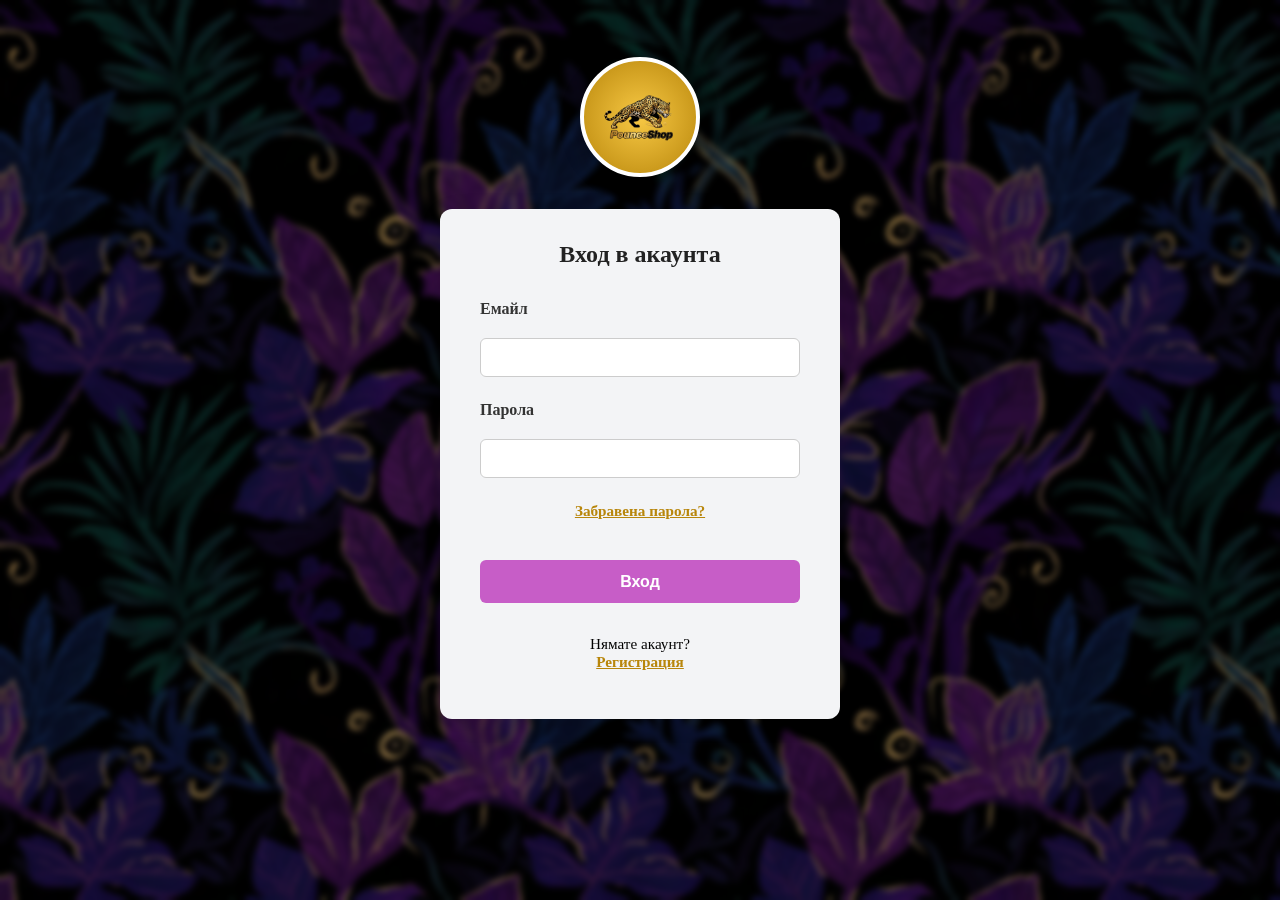
<file: login.html>
<!DOCTYPE html>
<html lang="en">
<head>
  <meta charset="UTF-8" />
  <meta name="viewport" content="width=device-width, initial-scale=1.0"/>
  <title>Login - PounceShop</title>
  <link rel="stylesheet" href="styles/style.css" />
  <link rel="stylesheet" href="styles/register.css" />
  <link href="https://fonts.googleapis.com/css2?family=Poppins:wght@400;600&display=swap" rel="stylesheet">
</head>
<body>
  <main>
    <section class="register-form">
      <a href="index.html" class="logo-badge">
        <div class="circle">
          <img src="images/Gemini_Generated_Image_6iwpum6iwpum6iwp.png" alt="Chamillion Logo" class="logo" />
        </div>
      </a>
      <form action="" class="register">
        <h2>Вход в акаунта</h2>
        <label for="email">Емайл</label>
        <input type="email" id="email" name="email" required>

        <label for="password">Парола</label>
        <input type="password" id="password" name="password" required>

        <a href="#">Забравена парола?</a>

        <button type="submit">Вход</button>
        <div class = "register-link">
          Нямате акаунт?
          <a href="register-profile.html">Регистрация</a>
        </div>
      </form>
    </section>
  </main>
  
</body>
<script src="script.js"></script>

</html>
</file>
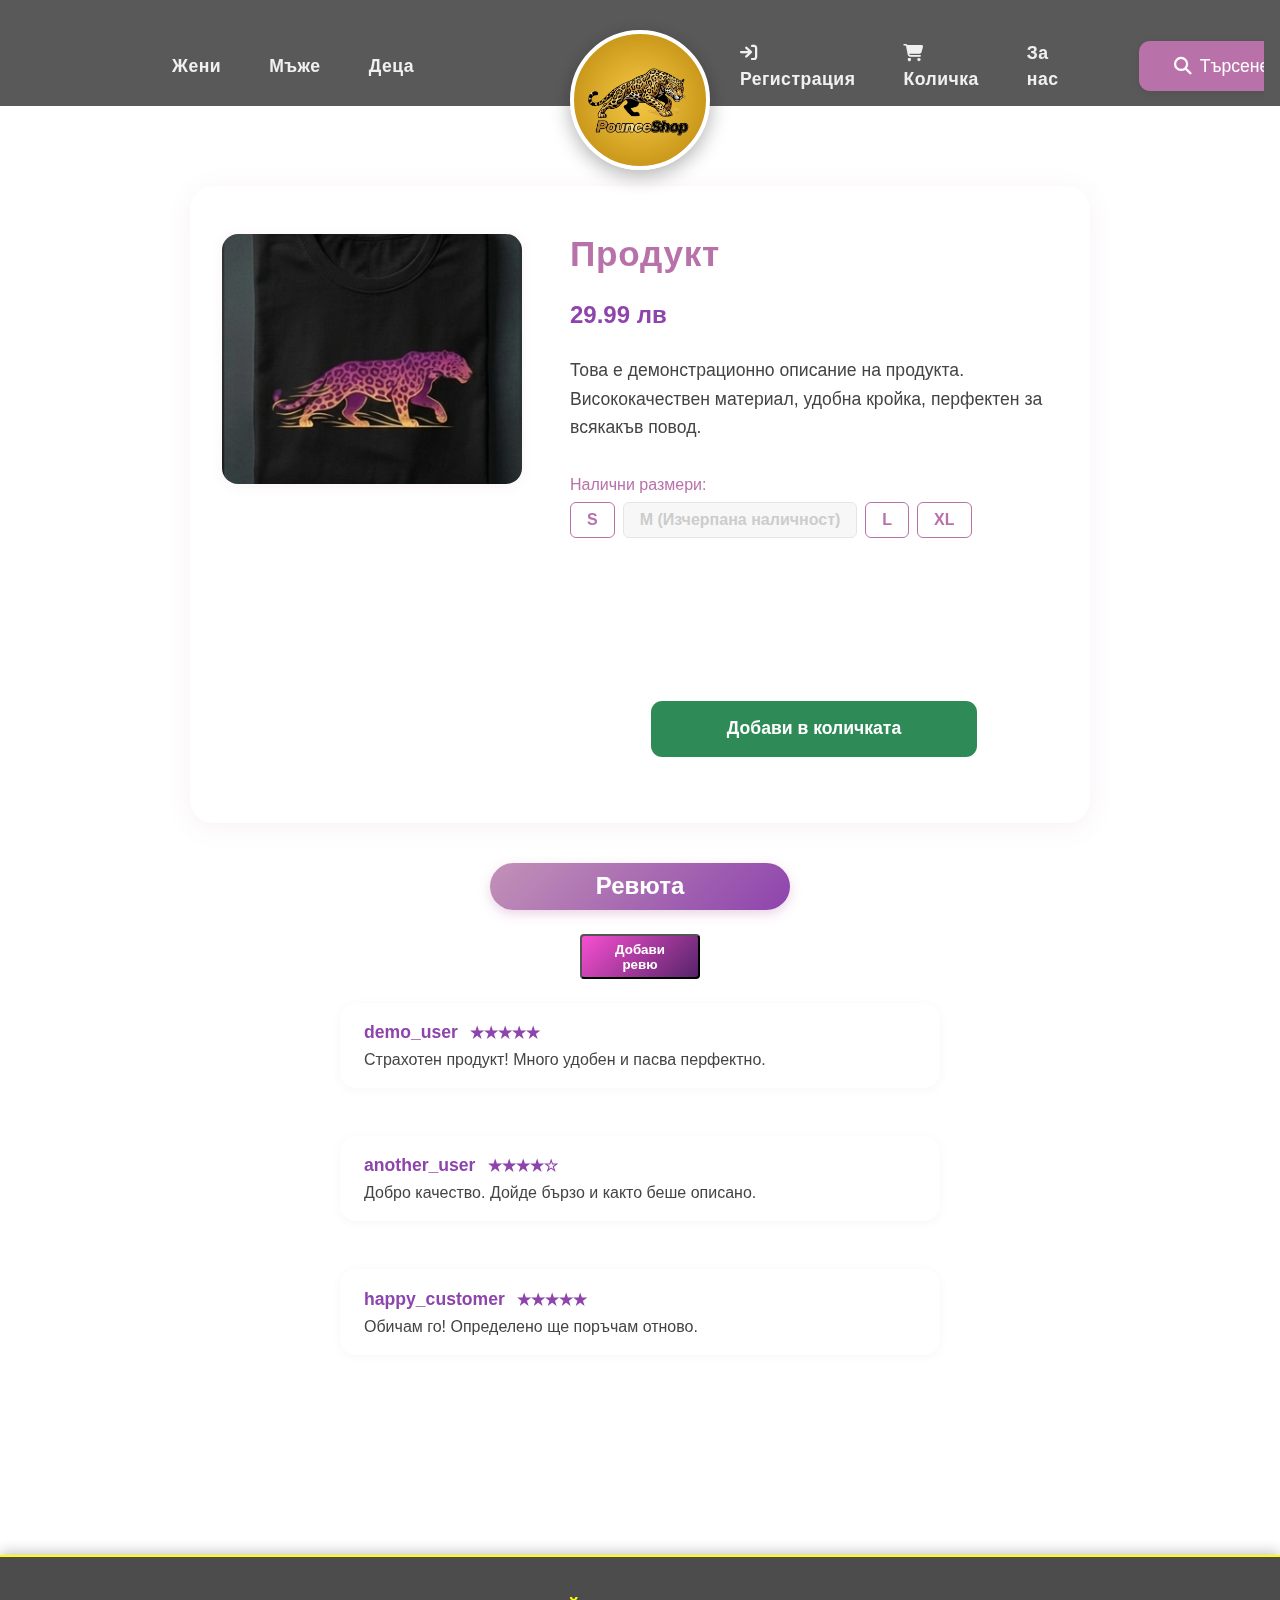
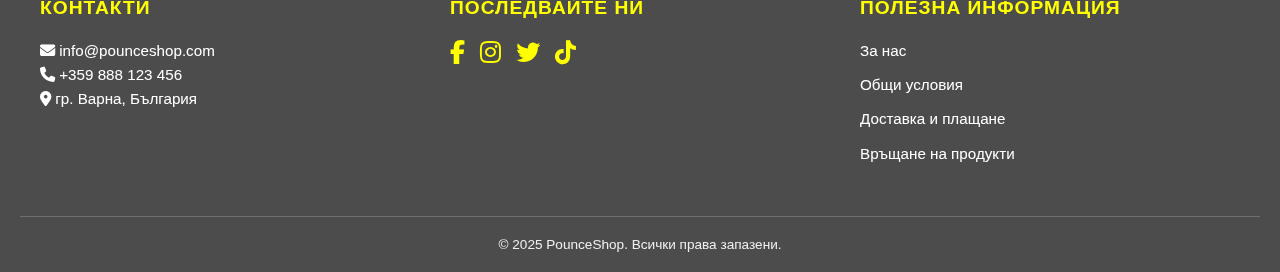
<file: product-details1.html>
<!doctype html>
<html lang="en">

<head>
  <meta charset="utf-8" />
  <meta name="viewport" content="width=device-width,initial-scale=1" />
  <title>Product Details - PounceShop</title>
  <link rel="stylesheet" href="https://cdnjs.cloudflare.com/ajax/libs/font-awesome/6.4.2/css/all.min.css">
  <link rel="stylesheet" href="styles/style.css" />
  <link rel="stylesheet" href="styles/product_details.css" />
  <link href="https://fonts.googleapis.com/css2?family=Poppins:wght@400;600&display=swap" rel="stylesheet">
</head>

<body class="no-scroll home-page">

  <div id="background-animation"></div>

  <header class="fade-in">
    <nav class="navbar">
      <ul class="nav-left">
        <li><a href="#">Жени</a></li>
        <li><a href="#">Мъже</a></li>
        <li><a href="#">Деца</a></li>
      </ul>

      <a href="index.html" class="logo-badge">
        <div class="circle">
          <img src="images/Gemini_Generated_Image_6iwpum6iwpum6iwp.png" alt="Chamillion Logo" class="logo" />
        </div>
      </a>

      <ul class="nav-right">
        <li><a href="login.html"><i class="fas fa-user"></i> Логин</a></li>
        <li><a href="register-profile.html"><i class="fa-solid fa-arrow-right-to-bracket"></i> Регистрация</a></li>
        <li><a href="cart.html"><i class="fas fa-shopping-cart"></i> Количка</a></li>
        <li><a href="about_us.html">За нас</a></li>

        <button class="open-search-btn" onclick="toggleSearchBar()">
          <i class="fas fa-search"></i> Търсене
        </button>

        <form id="searchForm" class="search-bar-container" onsubmit="handleSearch(event)">
          <input type="text" placeholder="Търсене..." name="query">
          <button type="submit" class="search-btn">Търсене</button>
          <button type="button" class="close-btn" onclick="toggleSearchBar()">×</button>
        </form>
      </ul>
    </nav>
  </header>

  <main class="fade-in">
    <section class="product-details">
      <div class="product-image">
        <img src="images/tshirt.png" alt="Product Name" />
      </div>

      <div class="product-info">
        <h1>Продукт</h1>
        <p class="product-price">29.99 лв</p>
        <p class="product-description">
          Това е демонстрационно описание на продукта. Висококачествен материал, удобна кройка, перфектен за всякакъв
          повод.
        </p>

        <div class="size-selector">
          <p>Налични размери:</p>
          <div class="sizes">
            <button class="size-btn">S</button>
            <button class="size-btn" disabled>M (Изчерпана наличност)</button>
            <button class="size-btn">L</button>
            <button class="size-btn">XL</button>
          </div>
        </div>

        <label for="quantity">Количество:</label>
        <input type="number" id="quantity" class="quantity" name="quantity" min="1" max="10" value="1">

        <button class="add-to-cart">Добави в количката</button>
      </div>
    </section>

    <section class="reviews-section">
      <h2 class="review-h2">Ревюта</h2>
      <button class="add-review-btn">Добави ревю</button>
      <div class="review">
        <strong>demo_user</strong>
        <span>★★★★★</span>
        <p class="review-p">Страхотен продукт! Много удобен и пасва перфектно.</p>
      </div>

      <div class="review">
        <strong>another_user</strong>
        <span>★★★★☆</span>
        <p class="review-p">Добро качество. Дойде бързо и както беше описано.</p>
      </div>

      <div class="review">
        <strong>happy_customer</strong>
        <span>★★★★★</span>
        <p class="review-p">Обичам го! Определено ще поръчам отново.</p>
      </div>
    </section>
  </main>

  <footer class="fade-in">
    <div class="footer-container">
      <div class="footer-section">
        <h3>Контакти</h3>
        <p><i class="fas fa-envelope"></i> info@pounceshop.com</p>
        <p><i class="fas fa-phone"></i> +359 888 123 456</p>
        <p><i class="fas fa-map-marker-alt"></i> гр. Варна, България</p>
      </div>

      <div class="footer-section">
        <h3>Последвайте ни</h3>
        <div class="social-links">
          <a href="https://facebook.com/" target="_blank" aria-label="Facebook"><i class="fab fa-facebook-f"></i></a>
          <a href="https://instagram.com/" target="_blank" aria-label="Instagram"><i class="fab fa-instagram"></i></a>
          <a href="https://twitter.com/" target="_blank" aria-label="Twitter"><i class="fab fa-twitter"></i></a>
          <a href="https://tiktok.com/" target="_blank" aria-label="TikTok"><i class="fab fa-tiktok"></i></a>
        </div>
      </div>

      <div class="footer-section">
        <h3>Полезна информация</h3>
        <ul class="footer-links">
          <li><a href="about_us.html">За нас</a></li>
          <li><a href="#">Общи условия</a></li>
          <li><a href="#">Доставка и плащане</a></li>
          <li><a href="#">Връщане на продукти</a></li>
        </ul>
      </div>
    </div>

    <div class="footer-bottom">
      <p>&copy; 2025 PounceShop. Всички права запазени.</p>
    </div>
  </footer>

  <script src="script.js"></script>
</body>

</html>
</file>
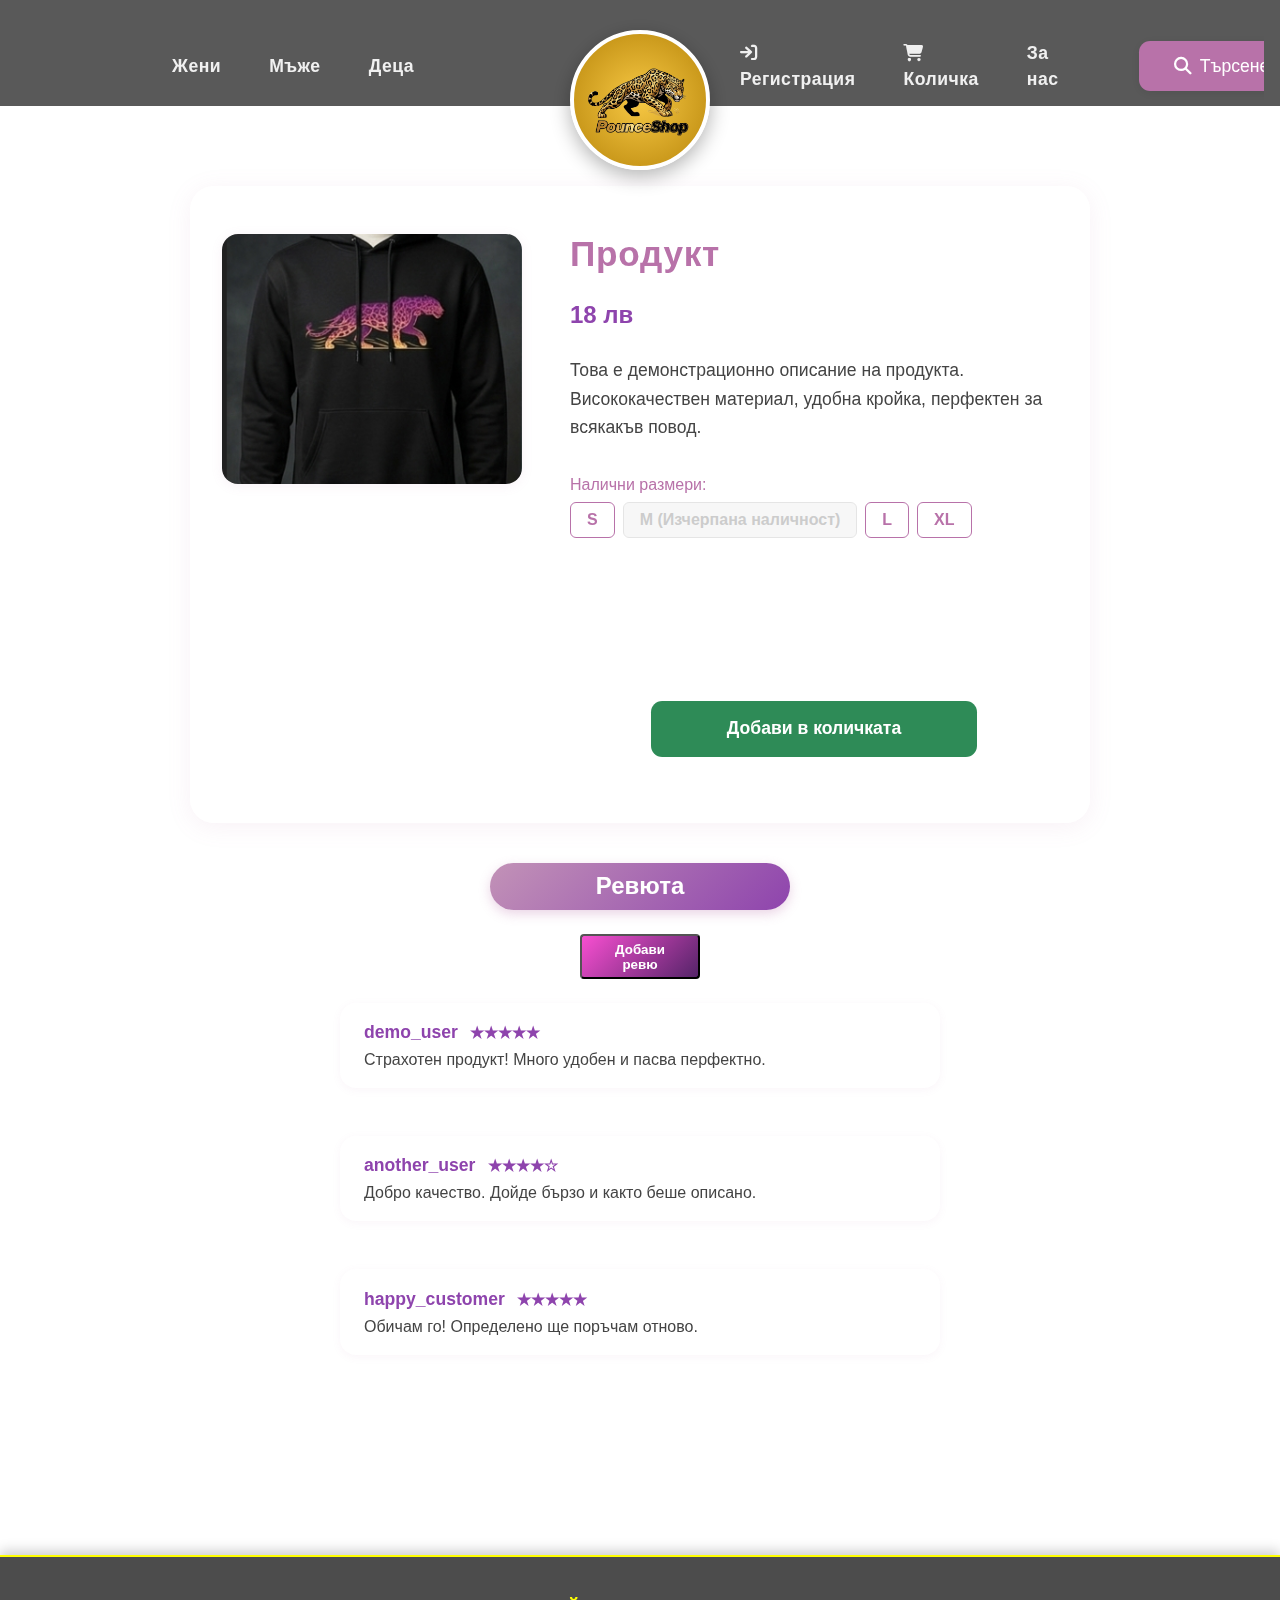
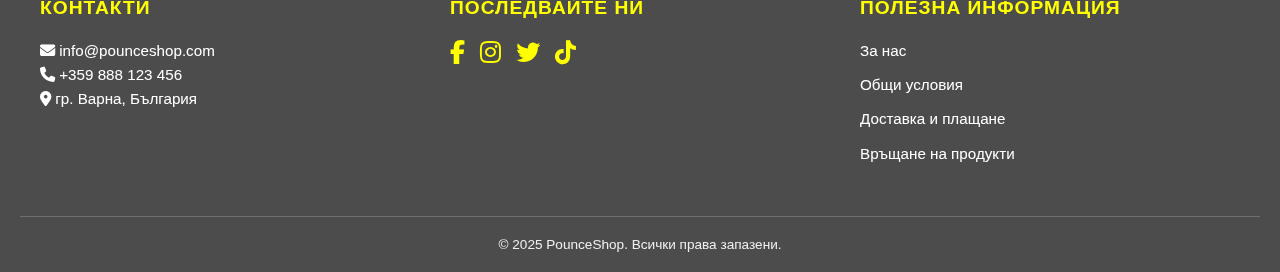
<file: product-details2.html>
<!doctype html>
<html lang="en">

<head>
  <meta charset="utf-8" />
  <meta name="viewport" content="width=device-width,initial-scale=1" />
  <title>Product Details - PounceShop</title>
  <link rel="stylesheet" href="https://cdnjs.cloudflare.com/ajax/libs/font-awesome/6.4.2/css/all.min.css">
  <link rel="stylesheet" href="styles/style.css" />
  <link rel="stylesheet" href="styles/product_details.css" />
  <link href="https://fonts.googleapis.com/css2?family=Poppins:wght@400;600&display=swap" rel="stylesheet">
</head>

<body class="no-scroll home-page">

  <div id="background-animation"></div>

  <header class="fade-in">
    <nav class="navbar">
      <ul class="nav-left">
        <li><a href="#">Жени</a></li>
        <li><a href="#">Мъже</a></li>
        <li><a href="#">Деца</a></li>
      </ul>

      <a href="index.html" class="logo-badge">
        <div class="circle">
          <img src="images/Gemini_Generated_Image_6iwpum6iwpum6iwp.png" alt="Chamillion Logo" class="logo" />
        </div>
      </a>

      <ul class="nav-right">
        <li><a href="login.html"><i class="fas fa-user"></i> Логин</a></li>
        <li><a href="register-profile.html"><i class="fa-solid fa-arrow-right-to-bracket"></i> Регистрация</a></li>
        <li><a href="cart.html"><i class="fas fa-shopping-cart"></i> Количка</a></li>
        <li><a href="about_us.html">За нас</a></li>

        <button class="open-search-btn" onclick="toggleSearchBar()">
          <i class="fas fa-search"></i> Търсене
        </button>

        <form id="searchForm" class="search-bar-container" onsubmit="handleSearch(event)">
          <input type="text" placeholder="Търсене..." name="query">
          <button type="submit" class="search-btn">Търсене</button>
          <button type="button" class="close-btn" onclick="toggleSearchBar()">×</button>
        </form>
      </ul>
    </nav>
  </header>

  <main class="fade-in">
    <section class="product-details">
      <div class="product-image">
        <img
          src="images/hoodie.png"
          alt="Product Name" />
      </div>

      <div class="product-info">
        <h1>Продукт</h1>
        <p class="product-price">18 лв</p>
        <p class="product-description">
          Това е демонстрационно описание на продукта. Висококачествен материал, удобна кройка, перфектен за всякакъв
          повод.
        </p>

        <div class="size-selector">
          <p>Налични размери:</p>
          <div class="sizes">
            <button class="size-btn">S</button>
            <button class="size-btn" disabled>M (Изчерпана наличност)</button>
            <button class="size-btn">L</button>
            <button class="size-btn">XL</button>
          </div>
        </div>

        <label for="quantity">Количество:</label>
        <input type="number" id="quantity" name="quantity" min="1" max="10" value="1">

        <button class="add-to-cart">Добави в количката</button>
      </div>
    </section>



    <section class="reviews-section">
      <h2 class="review-h2">Ревюта</h2>
      <button class="add-review-btn">Добави ревю</button>
      <div class="review">
        <strong>demo_user</strong>
        <span>★★★★★</span>
        <p class="review-p">Страхотен продукт! Много удобен и пасва перфектно.</p>
      </div>

      <div class="review">
        <strong>another_user</strong>
        <span>★★★★☆</span>
        <p class="review-p">Добро качество. Дойде бързо и както беше описано.</p>
      </div>

      <div class="review">
        <strong>happy_customer</strong>
        <span>★★★★★</span>
        <p class="review-p">Обичам го! Определено ще поръчам отново.</p>
      </div>
    </section>

  </main>

  <footer class="fade-in">
    <div class="footer-container">
      <div class="footer-section">
        <h3>Контакти</h3>
        <p><i class="fas fa-envelope"></i> info@pounceshop.com</p>
        <p><i class="fas fa-phone"></i> +359 888 123 456</p>
        <p><i class="fas fa-map-marker-alt"></i> гр. Варна, България</p>
      </div>

      <div class="footer-section">
        <h3>Последвайте ни</h3>
        <div class="social-links">
          <a href="https://facebook.com/" target="_blank" aria-label="Facebook"><i class="fab fa-facebook-f"></i></a>
          <a href="https://instagram.com/" target="_blank" aria-label="Instagram"><i class="fab fa-instagram"></i></a>
          <a href="https://twitter.com/" target="_blank" aria-label="Twitter"><i class="fab fa-twitter"></i></a>
          <a href="https://tiktok.com/" target="_blank" aria-label="TikTok"><i class="fab fa-tiktok"></i></a>
        </div>
      </div>

      <div class="footer-section">
        <h3>Полезна информация</h3>
        <ul class="footer-links">
          <li><a href="about_us.html">За нас</a></li>
          <li><a href="#">Общи условия</a></li>
          <li><a href="#">Доставка и плащане</a></li>
          <li><a href="#">Връщане на продукти</a></li>
        </ul>
      </div>
    </div>

    <div class="footer-bottom">
      <p>&copy; 2025 PounceShop. Всички права запазени.</p>
    </div>
  </footer>

  <script src="script.js"></script>
</body>

</html>
</file>
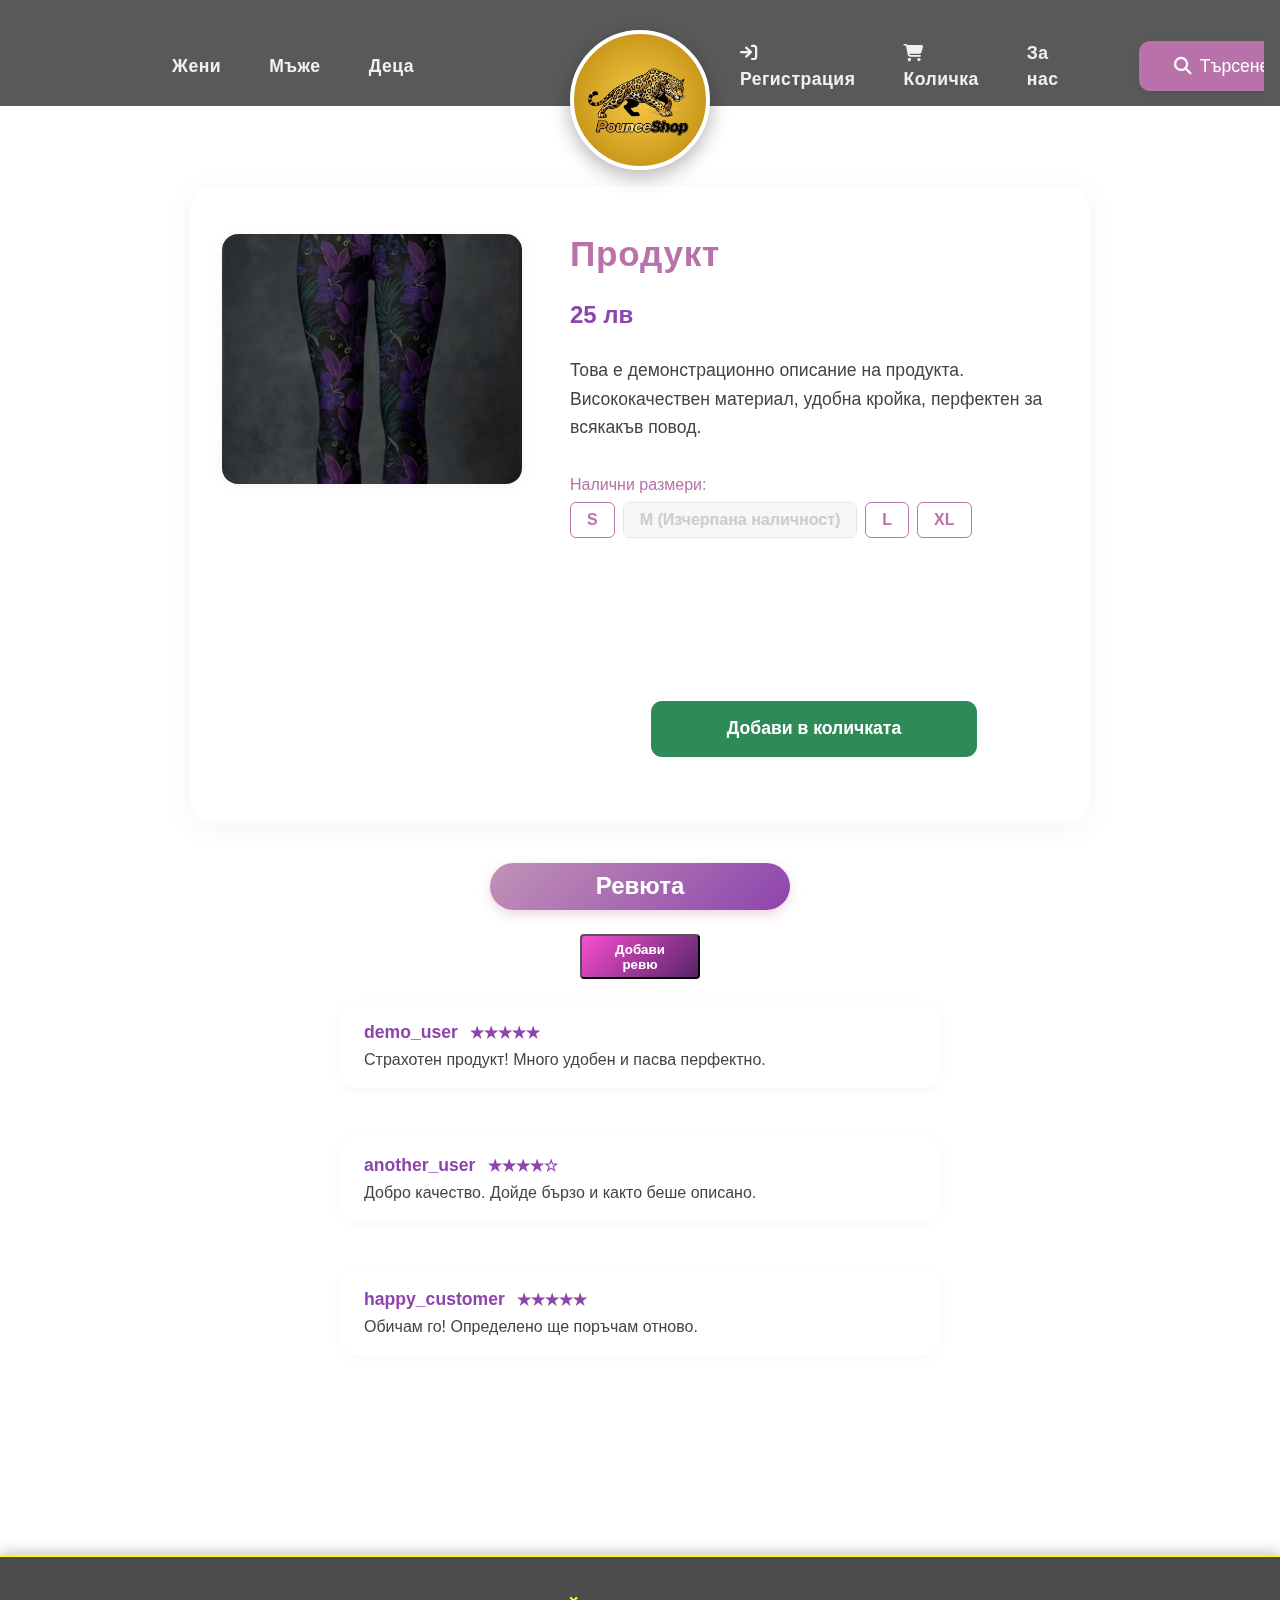
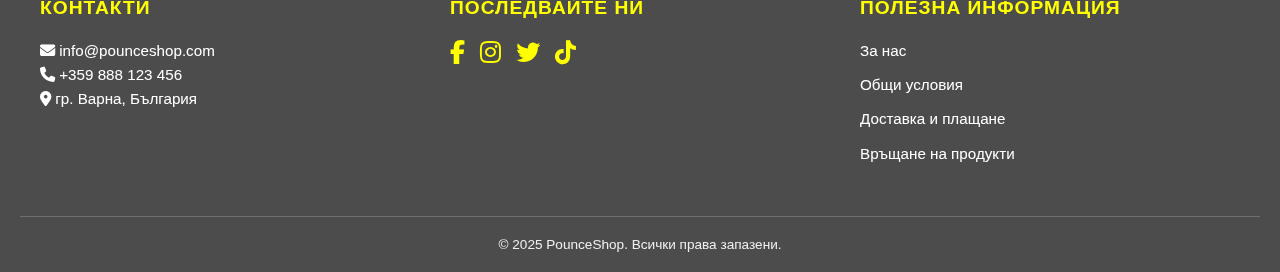
<file: product-details3.html>
<!doctype html>
<html lang="en">
<head>
  <meta charset="utf-8" />
  <meta name="viewport" content="width=device-width,initial-scale=1" />
  <title>Product Details - PounceShop</title>
  <link rel="stylesheet" href="https://cdnjs.cloudflare.com/ajax/libs/font-awesome/6.4.2/css/all.min.css">
  <link rel="stylesheet" href="styles/style.css" />
  <link rel="stylesheet" href="styles/product_details.css" />
  <link href="https://fonts.googleapis.com/css2?family=Poppins:wght@400;600&display=swap" rel="stylesheet">
</head>

<body class="no-scroll home-page">

  <div id="background-animation"></div>

  <header class="fade-in">
    <nav class="navbar">
      <ul class="nav-left">
        <li><a href="#">Жени</a></li>
        <li><a href="#">Мъже</a></li>
        <li><a href="#">Деца</a></li>
      </ul>

      <a href="index.html" class="logo-badge">
        <div class="circle">
          <img src="images/Gemini_Generated_Image_6iwpum6iwpum6iwp.png" alt="Chamillion Logo" class="logo" />
        </div>
      </a>

      <ul class="nav-right">
        <li><a href="login.html"><i class="fas fa-user"></i> Логин</a></li>
        <li><a href="register-profile.html"><i class="fa-solid fa-arrow-right-to-bracket"></i> Регистрация</a></li>
        <li><a href="cart.html"><i class="fas fa-shopping-cart"></i> Количка</a></li>
        <li><a href="about_us.html">За нас</a></li>

        <button class="open-search-btn" onclick="toggleSearchBar()">
          <i class="fas fa-search"></i> Търсене
        </button>

        <form id="searchForm" class="search-bar-container" onsubmit="handleSearch(event)">
          <input type="text" placeholder="Търсене..." name="query">
          <button type="submit" class="search-btn">Търсене</button>
          <button type="button" class="close-btn" onclick="toggleSearchBar()">×</button>
        </form>
      </ul>
    </nav>
  </header>

  <main class="fade-in">
    <section class="product-details">
      <div class="product-image">
        <img src="images/leggings.png" alt="Product Name"/>
      </div>

      <div class="product-info">
        <h1>Продукт</h1>
        <p class="product-price">25 лв</p>
        <p class="product-description">
          Това е демонстрационно описание на продукта. Висококачествен материал, удобна кройка, перфектен за всякакъв повод.
        </p>

        <div class="size-selector">
          <p>Налични размери:</p>
          <div class="sizes">
            <button class="size-btn">S</button>
            <button class="size-btn" disabled>M (Изчерпана наличност)</button>
            <button class="size-btn">L</button>
            <button class="size-btn">XL</button>
          </div>
        </div>

        <label for="quantity">Количество:</label>
        <input type="number" id="quantity" name="quantity" min="1" max="10" value="1">

        <button class="add-to-cart">Добави в количката</button>
      </div>
    </section>

    <section class="reviews-section">
      <h2 class="review-h2">Ревюта</h2>
      <button class="add-review-btn">Добави ревю</button>
      <div class="review">
        <strong>demo_user</strong>
        <span>★★★★★</span>
        <p class="review-p">Страхотен продукт! Много удобен и пасва перфектно.</p>
      </div>

      <div class="review">
        <strong>another_user</strong>
        <span>★★★★☆</span>
        <p class="review-p">Добро качество. Дойде бързо и както беше описано.</p>
      </div>

      <div class="review">
        <strong>happy_customer</strong>
        <span>★★★★★</span>
        <p class="review-p">Обичам го! Определено ще поръчам отново.</p>
      </div>
    </section>
  </main>

  <footer class="fade-in">
    <div class="footer-container">
      <div class="footer-section">
        <h3>Контакти</h3>
        <p><i class="fas fa-envelope"></i> info@pounceshop.com</p>
        <p><i class="fas fa-phone"></i> +359 888 123 456</p>
        <p><i class="fas fa-map-marker-alt"></i> гр. Варна, България</p>
      </div>

      <div class="footer-section">
        <h3>Последвайте ни</h3>
        <div class="social-links">
          <a href="https://facebook.com/" target="_blank" aria-label="Facebook"><i class="fab fa-facebook-f"></i></a>
          <a href="https://instagram.com/" target="_blank" aria-label="Instagram"><i class="fab fa-instagram"></i></a>
          <a href="https://twitter.com/" target="_blank" aria-label="Twitter"><i class="fab fa-twitter"></i></a>
          <a href="https://tiktok.com/" target="_blank" aria-label="TikTok"><i class="fab fa-tiktok"></i></a>
        </div>
      </div>

      <div class="footer-section">
        <h3>Полезна информация</h3>
        <ul class="footer-links">
          <li><a href="about_us.html">За нас</a></li>
          <li><a href="#">Общи условия</a></li>
          <li><a href="#">Доставка и плащане</a></li>
          <li><a href="#">Връщане на продукти</a></li>
        </ul>
      </div>
    </div>

    <div class="footer-bottom">
      <p>&copy; 2025 PounceShop. Всички права запазени.</p>
    </div>
  </footer>

  <script src="script.js"></script>
</body>
</html>
</file>
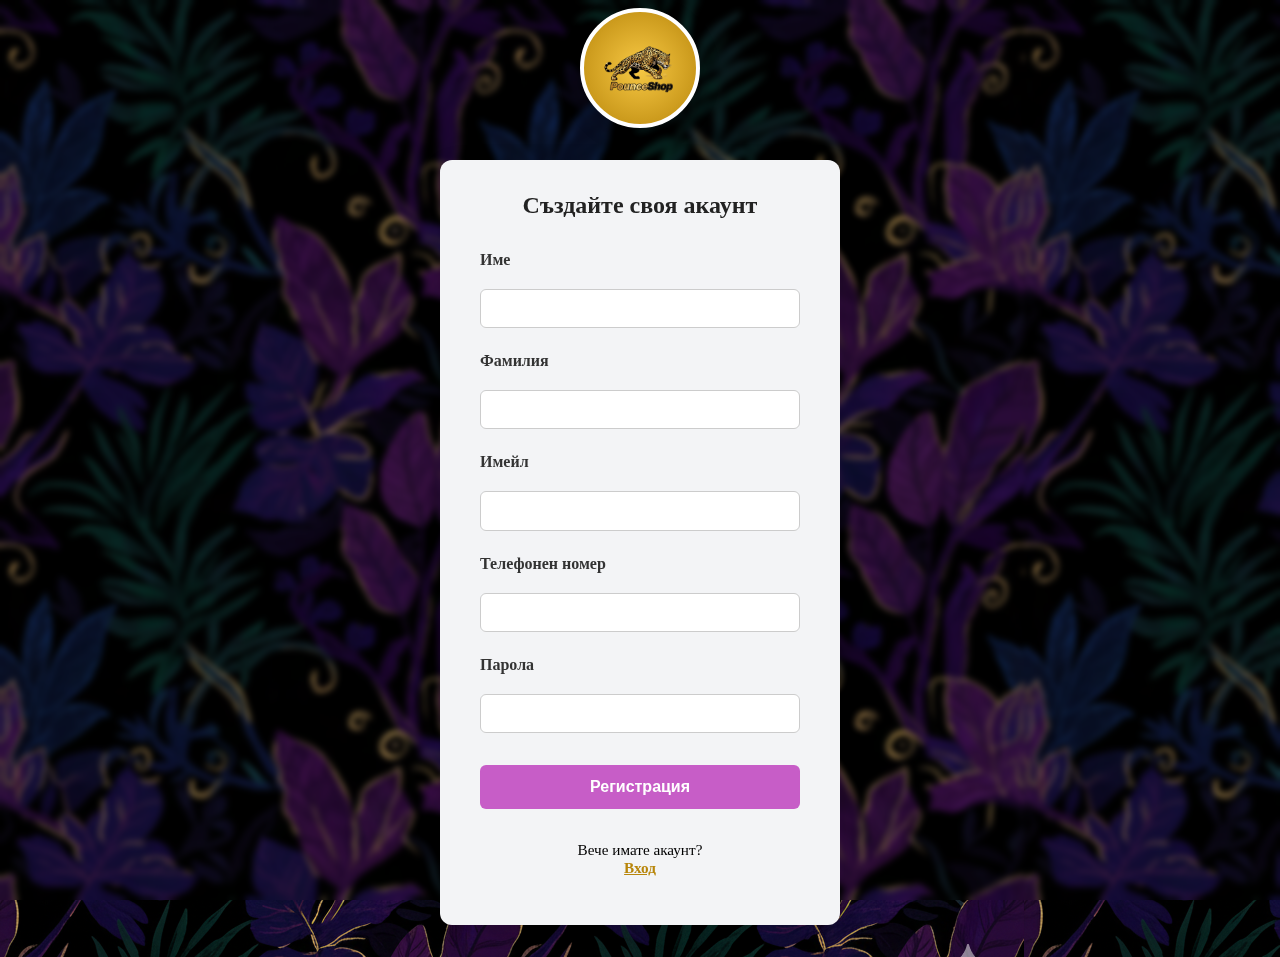
<file: register-profile.html>
<!DOCTYPE html>
<html lang="en">
<head>
  <meta charset="UTF-8" />
  <meta name="viewport" content="width=device-width, initial-scale=1.0"/>
  <title>Register - PounceShop</title>
  <link rel="stylesheet" href="styles/style.css" />
  <link rel="stylesheet" href="styles/register.css" />
  <link href="https://fonts.googleapis.com/css2?family=Poppins:wght@400;600&display=swap" rel="stylesheet">


</head>
<body class="no-scroll">
  <main>
    <section class="register-form">
      <a href="index.html" class="logo-badge">
        <div class="circle">
          <img src="images/Gemini_Generated_Image_6iwpum6iwpum6iwp.png" alt="Chamillion Logo" class="logo" />
        </div>
      </a>
      <form action="" class="register">
        <h2>Създайте своя акаунт</h2>
        <label for="firstname">Име</label>
        <input type="text" id="firstname" name="firstname" required>

        <label for="lastname">Фамилия</label>
        <input type="text" id="lastname" name="lastname" required>

        <label for="email">Имейл</label>
        <input type="email" id="email" name="email" required>

        <label for="phonenumber">Телефонен номер</label>
        <input type="text" id="phonenumber" name="phonenumber" required>

        <label for="password">Парола</label>
        <input type="password" id="password" name="password" required>

        <button type="submit">Регистрация</button>

        <div class="register-link">
          Вече имате акаунт?
          <a href="login.html">Вход</a>
        </div>
      </form>
    </section>
  </main>
  
  <script src="script.js"></script>
</body>
</html>
</file>
<file: styles/register.css>
body {
  background: url("/images/Gemini_Generated_Image_efdnurefdnurefdn.png");
  min-height: 100vh;
  overflow: auto !important;
  display: flex;
  flex-direction: column;
}

.register-form {
  display: flex;
  flex-direction: column;
  justify-content: center;
  align-items: center;
  min-height: 80vh;
  margin-bottom: 2em;
  margin-top: 3em;
}

.logo-badge {
  display: flex;
  justify-content: center;
  align-items: center;
  margin-bottom: 2rem;
  position: static;
  transform: none;
}

.circle {
  width: 120px;
  height: 120px;
  background: radial-gradient(circle, #f7c844 0%, #b8860b 100%);
  border-radius: 50%;
  display: flex;
  align-items: center;
  justify-content: center;
  box-shadow: 0 6px 20px rgba(0, 0, 0, 0.3);
  border: 4px solid white;
}

.logo {
  width: 80%;
  height: auto;
  object-fit: contain;
}

.register {
  background: #f3f4f6;
  padding: 2rem 2.5rem;
  border-radius: 12px;
  box-shadow: 0 4px 24px rgba(0,0,0,0.08);
  width: 100%;
  max-width: 400px;
  display: flex;
  flex-direction: column;
  gap: 1rem;
}

.register h2 {
  margin-bottom: 1rem;
  color: #222;
  text-align: center;
}

.register label {
  font-weight: 600;
  margin-bottom: 0.25rem;
  color: #333;
}

.register input {
  padding: 0.6rem 1rem;
  border: 1px solid #ccc;
  border-radius: 6px;
  font-size: 1rem;
  margin-bottom: 0.5rem;
  transition: border 0.2s;
}

.register input:focus {
  border-color: #f7c844;
  outline: none;
}

.register button {
  background: rgb(199, 93, 199);
  color: #fff;
  border: none;
  border-radius: 6px;
  padding: 0.8rem;
  font-size: 1rem;
  font-weight: 600;
  cursor: pointer;
  margin-top: 0.5rem;
  transition: background 0.2s;
}

.register button:hover {
  background: #b8860b;
  color: #fff;
}

.navbar {
  display: none !important;
}


a {
  font-weight: bolder;
  margin-bottom: 1rem;
  color: #b8860b; 
  text-align: center; 
  display: block; 
  font-size: 0.95rem;
}

div.register-link {
  text-align: center;
  margin-top: 1rem;
  font-size: 0.95rem;
}
</file>
<file: styles/product_details.css>
.product-details {
    display: flex;
    flex-wrap: wrap;
    justify-content: center;
    align-items: flex-start;
    gap: 3rem;
    padding: 3rem 2rem;
    background: rgba(255, 255, 255, 0.92);
    border-radius: 1.5rem;
    max-width: 900px;
    margin: 5rem auto;
    margin-bottom: 0;
    box-shadow: 0 4px 24px rgba(184, 114, 169, 0.10);
    min-height: 400px;
}

.product-image img {
    width: 300px;
    height: 250px;
    max-width: 100%;
    border-radius: 1rem;
    box-shadow: 0 2px 12px rgba(184, 114, 169, 0.10);
    background: #fff;
    object-fit: cover;
}

.product-info {
    flex: 1 1 300px;
    display: flex;
    flex-direction: column;
    gap: 1.2rem;
}

.product-info h1 {
    font-size: 2.2rem;
    font-weight: 600;
    margin: 0;
    color: #b872a9;
    letter-spacing: 0.02em;
}

.product-price {
    font-size: 1.5rem;
    color: #8e44ad;
    font-weight: 600;
    margin: 0.5rem 0;
}

.product-description {
    color: #8e44ad;
    font-size: 1.1rem;
    color: #444;
    line-height: 1.6;
    margin-bottom: 1rem;
}

.size-selector p {
    margin: 0 0 0.5rem 0;
    font-weight: 500;
    color: #b872a9;
}

.sizes {
    display: flex;
    flex-wrap: wrap;
    gap: 0.5rem;
    margin-bottom: 1rem;
}
.size-btn {
    padding: 0.5rem 1rem;
    border: 1.5px solid #b872a9;
    background: #fff;
    color: #b872a9;
    border-radius: 6px;
    cursor: pointer;
    font-weight: bold;
    font-size: 1rem;
    transition: all 0.2s;
}

.size-btn:hover:not(:disabled) {
    background: #b872a9;
    color: #fff;
}
.active {
    background: #b872a9;
    color: #fff;
}


.selected {
    background: #b872a9;
    color: #fff;
}


.size-btn:disabled {
    opacity: 0.5;
    cursor: not-allowed;
    background: #f0f0f0;
    color: #999;
    border-color: #ccc;
}

label {
    font-weight: 500;
    color: #b872a9;
    margin-bottom: 0.3rem;
    display: block;
}

#quantity {
    width: 70px;
    padding: 0.4rem 0.7rem;
    border: 1px solid #b872a9;
    border-radius: 0.5rem;
    font-size: 1rem;
    margin-bottom: 1rem;
    background: #fff;
    color: #444;
}

.add-to-cart {
    max-width: 50vw;
    background: #2e8b57;
    color: #fff;
    border: none;
    border-radius: 0.7rem;
    padding: 1em 4.3em;
    font-size: 1.1rem;
    font-weight: 600;
    cursor: pointer;
    transition: background 0.2s;
    margin: 1em auto;
    display: block;
}

.add-to-cart:disabled {
    background: #b0b0b0;
    cursor: not-allowed;
}

.add-to-cart:hover:not(:disabled) {
    background: #256944;
}

.add-review-btn {
    display: inline-block;
    background: linear-gradient(135deg, #f84fd1 0%, #552469 100%);
    color: #fff;
    padding: 0.5em 1.2em;
    border-radius: 4px;
    text-decoration: none;
    font-weight: bold;
    margin-top: auto;
    transition: background 0.2s;
    align-self: center;
    width: 120px;
    height: 45px;
    margin: 0 auto;
}

.add-review-btn:hover {
    background: #6c3483;
}
.reviews-section {
    display: grid;
    padding: 1em;
}

.review-h2 {
    text-align: center;
    color: #fff;
    margin-bottom: 2.5rem;
    font-size: 1.5rem;
    font-weight: 600;
    background: linear-gradient(135deg, #c292b7 0%, #8e44ad 100%);
    border-radius: 1.5rem;
    width: 300px;
    padding: 0.4em;
    margin: 1em auto;
    box-shadow: 0 4px 12px rgba(184, 114, 169, 0.3);
}

.review {
    background: #fff;
    border-radius: 1rem;
    box-shadow: 0 2px 8px rgba(184, 114, 169, 0.07);
    padding: 1.2rem 1.5rem;
    margin: 1.5rem auto;
    width: 600px;
    position: relative;
}

.review strong {
    color: #8e44ad;
    font-size: 1.1rem;
}

.review span {
    color: #8e44ad;
    font-weight: 600;
    margin-left: 0.5rem;
}

.review-p {
    color: #444;
    margin: 0.5rem 0 0 0;
    font-size: 1rem;
    overflow: hidden;
}

.quantity-animate {
    opacity: 0;
    transform: translateY(-30px);
    transition: opacity 0.3s, transform 0.3s;
    display: block !important;
}

.quantity-animate.show {
    opacity: 1;
    transform: translateY(0);
    max-width: 4vw;
}
</file>
<file: styles/style.css>
@import url('nav.css');
@import url('footer.css');
@import url('home_page.css');
@import url('reset.css');
</file>
